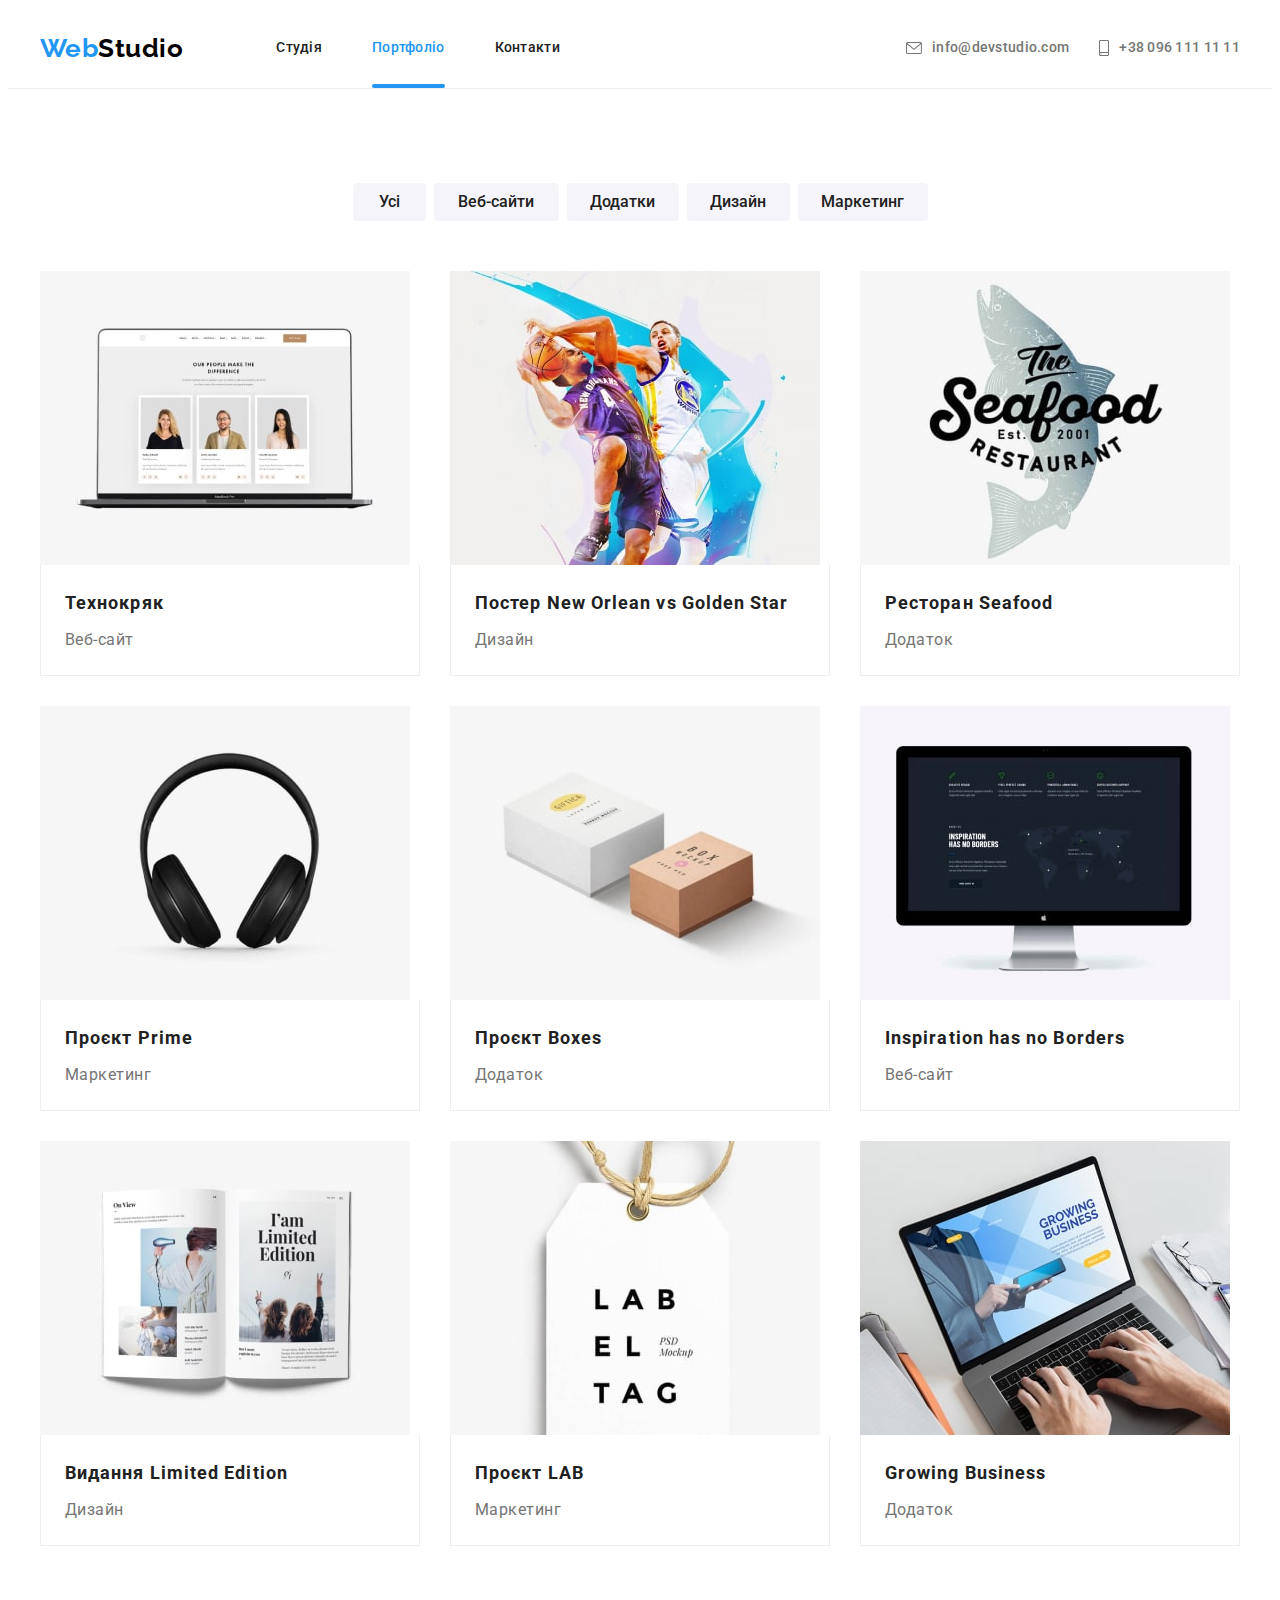
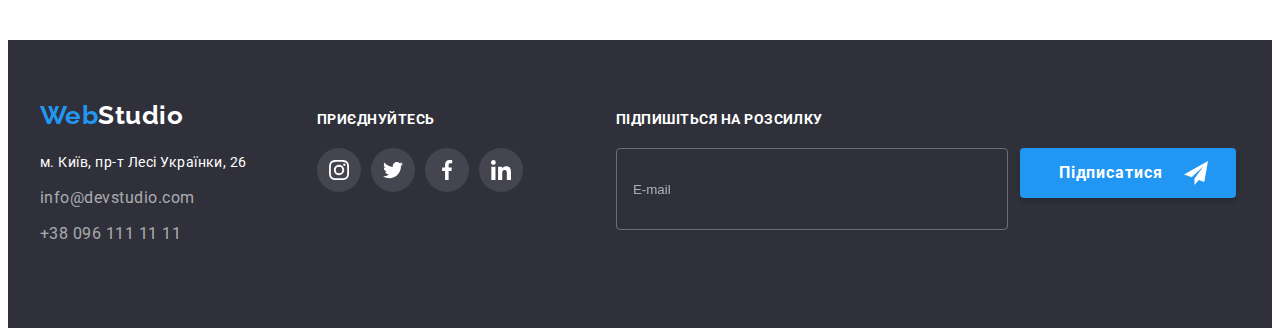
<file: portfolio.html>
<!DOCTYPE html>
<html lang="uk">
  <head>
    <meta charset="UTF-8" />
    <meta http-equiv="X-UA-Compatible" content="IE=edge" />
    <meta name="viewport" content="width=device-width, initial-scale=1.0" />
    <title>Web Studio</title>
    <!-- Modern normalize -->
    <link
      rel="stylesheet"
      href="https://cdnjs.cloudflare.com/ajax/libs/modern-normalize/1.1.0/modern-normalize.min.css"
      integrity="sha512-wpPYUAdjBVSE4KJnH1VR1HeZfpl1ub8YT/NKx4PuQ5NmX2tKuGu6U/JRp5y+Y8XG2tV+wKQpNHVUX03MfMFn9Q=="
      crossorigin="anonymous"
      referrerpolicy="no-referrer"
    />
    <!-- Fonts -->
    <link rel="preconnect" href="https://fonts.googleapis.com" />
    <link rel="preconnect" href="https://fonts.gstatic.com" crossorigin />
    <link
      href="https://fonts.googleapis.com/css2?family=Raleway:wght@700&family=Roboto:wght@400;500;700;900&display=swap"
      rel="stylesheet"
    />
    <!-- Custom styles -->
    <link rel="stylesheet" href="./css/styles.css" />
  </head>
  <body>
    <!--Шапка сторінки-->
    <!--Шапка сторінки-->
    <header class="header">
      <div class="container header-container">
        <nav class="header-nav">
          <!--Навігація сторінки-->
          <a class="logo-header" href="index.html"><span class="logo-accent">Web</span>Studio</a>

          <ul class="header-list list">
            <li class="C"><a class="header-nav-link" href="./index.html">Студія</a></li>
            <li class="header-nav-item">
              <a class="header-nav-link current" href="./portfolio.html">Портфоліо</a>
            </li>
            <li class="header-nav-item"><a class="header-nav-link" href="">Контакти</a></li>
          </ul>
        </nav>
        <!--контактна інформація-->

        <ul class="contacts-list list">
          <li class="contacts-item">
            <a class="contacts-link" href="mailto:info@devstudio.com">
              <svg class="header-icon" width="16" height="12">
                <use href="./images/icons/sprites.svg#icon-mail"></use>
              </svg>
              info@devstudio.com
            </a>
          </li>
          <li class="contacts-item">
            <a class="contacts-link" href="tel:+380961111111">
              <svg class="header-icon" width="10" height="16">
                <use href="./images/icons/sprites.svg#icon-smartphone"></use>
              </svg>
              +38 096 111 11 11
            </a>
          </li>
        </ul>
      </div>
    </header>
    <!--унікальний контент-->
    <main>
      <!--Портфоліо-->
      <section class="section portfolio">
        <div class="container">
          <h1 hidden>Портфоліо</h1>
          <!--Фільтер-->
          <ul class="filter list">
            <li class="item"><button type="button" class="btn btn-all">Усі</button></li>
            <li class="item"><button type="button" class="btn btn-web">Веб-сайти</button></li>
            <li class="item"><button type="button" class="btn btn-add">Додатки</button></li>
            <li class="item"><button type="button" class="btn btn-design">Дизайн</button></li>
            <li class="item"><button type="button" class="btn btn-market">Маркетинг</button></li>
          </ul>

          <!--gallery-->
          <h2 hidden>приклади робіт</h2>
          <ul class="card-set projects list">
            <li class="card-set-item item projects-item">
              <a class="projects-link link" href="">
              <div class="projects-thumb">
                <img src="./images/img-one-min.jpg" alt="" width="370" />
              <div class="overflow-projects">
                <p class="overlflow-text">Ресурс пропонує комплексні пропозиції з різним рівнем функціоналу та сервісів. Все це дозволить відвідувачу отримати
                вичерпні відомості про компанію чи приватну особу.</p>
              </div>
              </div>
              <div class="card-content">
                <h3 class="title">Технокряк</h3>
                <p class="text">Веб-сайт</p>
              </div>
              </a>
            </li>
            <li class="card-set-item item projects-item">
              <a class="projects-link link" href="">
              <div class="projects-thumb">
              <img src="./images/img-two-min.jpg" alt="" width="370" />
              <div class="overflow-projects">
                <p class="overlflow-text">Ресурс пропонує комплексні пропозиції з різним рівнем функціоналу та сервісів. Все це дозволить відвідувачу отримати
                вичерпні відомості про компанію чи приватну особу.</p>
              </div>
              </div>
              <div class="card-content">
                <h3 class="title">Постер New Orlean vs Golden Star</h3>
                <p class="text">Дизайн</p>
              </div>
              </a>
            </li>
            <li class="card-set-item item projects-item">
              <a class="projects-link link" href="">
              <div class="projects-thumb">
              <img src="./images/img-three-min.jpg" alt="" width="370" />
              <div class="overflow-projects">
                <p class="overlflow-text">Ресурс пропонує комплексні пропозиції з різним рівнем функціоналу та сервісів. Все це дозволить відвідувачу отримати
                вичерпні відомості про компанію чи приватну особу.</p>
              </div>
              </div>
              <div class="card-content">
                <h3 class="title">Ресторан Seafood</h3>
                <p class="text">Додаток</p>
              </div>
              </a>
            </li>
            <li class="card-set-item item projects-item">
              <a class="projects-link link" href="">
              <div class="projects-thumb">
              <img src="./images/img-four-min.jpg" alt="" width="370" />
              <div class="overflow-projects">
                <p class="overlflow-text">Ресурс пропонує комплексні пропозиції з різним рівнем функціоналу та сервісів. Все це дозволить відвідувачу отримати
                вичерпні відомості про компанію чи приватну особу.</p>
              </div>
              </div>
              <div class="card-content">
                <h3 class="title">Проєкт Prime</h3>
                <p class="text">Маркетинг</p>
              </div>
              </a>
            </li>
            <li class="card-set-item item projects-item">
              <a class="projects-link link" href="">
              <div class="projects-thumb">
              <img class="gallery" src="./images/img-five-min.jpg" alt="" width="370" />
              <div class="overflow-projects">
                <p class="overlflow-text">Ресурс пропонує комплексні пропозиції з різним рівнем функціоналу та сервісів. Все це дозволить відвідувачу отримати
                вичерпні відомості про компанію чи приватну особу.</p>
              </div>
              </div>
              <div class="card-content">
                <h3 class="title">Проєкт Boxes</h3>
                <p class="text">Додаток</p>
              </div>
              </a>
            </li>
            <li class="card-set-item item projects-item">
              <a class="projects-link link" href="">
              <div class="projects-thumb">
              <img src="./images/img-six-min.jpg" alt="" width="370" />
              <div class="overflow-projects">
                <p class="overlflow-text">Ресурс пропонує комплексні пропозиції з різним рівнем функціоналу та сервісів. Все це дозволить відвідувачу отримати
                вичерпні відомості про компанію чи приватну особу.</p>
              </div>
              </div>
              <div class="card-content">
                <h3 lang="en" class="title">Inspiration has no Borders</h3>
                <p class="text">Веб-сайт</p>
              </div>
              </a>
            </li>
            <li class="card-set-item item projects-item">
              <a class="projects-link link" href="">
              <div class="projects-thumb">
              <img src="./images/img-seven-min.jpg" alt="" width="370" />
              <div class="overflow-projects">
                <p class="overlflow-text">Ресурс пропонує комплексні пропозиції з різним рівнем функціоналу та сервісів. Все це дозволить відвідувачу отримати
                вичерпні відомості про компанію чи приватну особу.</p>
              </div>
              </div>
              <div class="card-content">
                <h3 class="title">Видання Limited Edition</h3>
                <p class="text">Дизайн</p>
              </div>
              </a>
            </li>
            <li class="card-set-item item projects-item">
              <a class="projects-link link" href="">
              <div class="projects-thumb">
              <img src="./images/img-eight-min.jpg" alt="" width="370" />
              <div class="overflow-projects">
                <p class="overlflow-text">Ресурс пропонує комплексні пропозиції з різним рівнем функціоналу та сервісів. Все це дозволить відвідувачу отримати
                вичерпні відомості про компанію чи приватну особу.</p>
              </div>
              </div>
              <div class="card-content">
                <h3 class="title">Проєкт LAB</h3>
                <p class="text">Маркетинг</p>
              </div>
              </a>
            </li>
            <li class="card-set-item item projects-item">
              <a class="projects-link link" href="">
              <div class="projects-thumb">
              <img src="./images/img-nine-min.jpg" alt="" width="370" />
              <div class="overflow-projects">
                <p class="overlflow-text">Ресурс пропонує комплексні пропозиції з різним рівнем функціоналу та сервісів. Все це дозволить відвідувачу отримати
                вичерпні відомості про компанію чи приватну особу.</p>
              </div>
              </div>
              <div class="card-content">
                <h3 lang="en" class="title">Growing Business</h3>
                <p class="text">Додаток</p>
              </div>
              </a>
            </li>
          </ul>
        </div>
      </section>
    </main>
      <!--FOOTER-->
      <footer class="footer">
        <div class="container footer-container">
          <!--адреса-->
          <div class="footer-adress">
            <a href="index.html" class="logo-footer"><span class="logo-accent">Web</span>Studio</a>
            <address class="adress">
              <a href="https://goo.gl/maps/w97nYKnTXLUqke6n6" class="city">м. Київ, пр-т Лесі Українки, 26</a>
              <a href="mailto:info@devstudio.com" class="adress-link">info@devstudio.com</a>
              <a href="tel:+380961111111" class="adress-link">+38 096 111 11 11</a>
            </address>
          </div>
          <div class="footer-links">
            <h2 class="footer-titles">приєднуйтесь</h2>
            <ul class="social-list list">
              <li class="social-item item-darck-bg">
                <a class="social-link social-link-darck-bg link" href="https://www.instagram.com/" target="_blank"
                  rel="noopener noreferrer" aria-label="instagram">
                  <svg class="social-icon icon-darck-bg" width="20" height="20">
                    <use href="./images/icons/sprites.svg#icon-instagram"></use>
                  </svg>
                </a>
              </li>
              <li class="social-item item-darck-bg">
                <a class="social-link social-link-darck-bg link" href="https://twitter.com/" target="_blank"
                  rel="noopener noreferrer" aria-label="twitter">
                  <svg class="social-icon icon-darck-bg" width="20" height="20">
                    <use href="./images/icons/sprites.svg#icon-twitter"></use>
                  </svg>
                </a>
              </li>
              <li class="social-item item-darck-bg">
                <a class="social-link social-link-darck-bg link" href="https://www.facebook.com/" target="_blank"
                  rel="noopener noreferrer" aria-label="facebook">
                  <svg class="social-icon icon-darck-bg" width="20" height="20">
                    <use href="./images/icons/sprites.svg#icon-facebook"></use>
                  </svg>
                </a>
              </li>
              <li class="social-item item-darck-bg">
                <a class="social-link social-link-darck-bg link" href="https://www.linkedin.com/" target="_blank"
                  rel="noopener noreferrer" aria-label="linkedin">
                  <svg class="social-icon icon-darck-bg" width="20" height="20">
                    <use href="./images/icons/sprites.svg#icon-linkedin"></use>
                  </svg>
                </a>
              </li>
            </ul>
          </div>
      
          <div class="footer-form-group">
      
            <b class="footer-form-text">Підпишіться на розсилку</b>
            <form class="footer-form" name="footer-form" autocomplete="off">
              <input class="footer-field" type="email" name="email_footer" placeholder="E-mail" autocomplete="email" required>
              <button class="form-btn button-main" type="submit">Підписатися
                <svg class="footer-form-icon" width="24" height="24">
                  <use href="./images/icons/sprites.svg#icon-form-send"></use>
                </svg>
              </button>
            </form>
      
          </div>
        </div>
      </footer>
  </body>
</html>
</file>
<file: css/styles.css>
/*цвет заголовков rgba(33, 33, 33, 1)*/
/*цвет текста rgba(117, 117, 117, 1)*/
/*цвет героя rgba(255, 255, 255, 1)*/
/*цвет фона героя rgba(47, 48, 58, 1)*/
/*голубой(accent) цвет rgba(33, 150, 243, 1)*/
/*цвет адресов в футере rgba(255, 255, 255, 0.6)*/
/*цвет лого studio rgba(0, 0, 0, 1)*/
/*цвет шапки rgba(255, 255, 255, 1)*/
/*цвет фона #F5F5F5 */
/*цвет фона вторичный rgba(245, 244, 250, 1)*/
:root {
  --primary-text-color: rgba(117, 117, 117, 1);
  --title-text-color: rgba(33, 33, 33, 1);
  --accent-color: rgba(33, 150, 243, 1);
  --primary-white-color: rgba(255, 255, 255, 1);
  --button-grey-color: rgba(245, 244, 250, 1);
  /* Others */
  /* --card-set-gap: 30px; */
  --indent: 30px;
  --items: 3;
  --animation-function: 250ms cubic-bezier(0.4, 0, 0.2, 1);
  
}

body {
  background-color: rgba(255, 255, 255, 1);
  color: var(--primary-text-color);

  font-family: 'Roboto', sans-serif;
  letter-spacing: 0.03em;
}
/*RESET - start*/
.list {
  list-style: none;
  padding: 0;
  margin: 0;
}
h1,
h2,
h3,
h4,
h5,
h6,
p {
  margin: 0;
}
.link {
  text-decoration: none;
  color: currentColor;
}
img {
  display: block;
  max-width: 100%;
  height: auto;
}
input:-webkit-autofill {
  -webkit-text-fill-color: ;
  transition: background-color 5000s ease-in-out 0s;
}
/* RESET - end */

/* CARD-SET */

.card-set {
  display: flex;
  flex-wrap: wrap;
  gap: var(--indent);
}
.card-set-item {
  flex-basis: calc((100% - var(--indent) * (var(--items) - 1)) / (var(--items)));
  background-color: var(--primary-white-color);
}
/* SOCIAL LINKS ICON */
.social-list {
  display: flex;
  justify-content: center;
  align-items: center;
  gap: 10px;
}
.social-link {
  display: flex;
  justify-content: center;
  align-items: center;
  width: 44px;
  height: 44px;
  border-radius: 50%;

  color: rgb(175, 177, 184);
  background-color: var(--primary-white-color);
  transition: color var(--animation-function), background-color var(--animation-function);
}
.social-icon {
  fill: currentColor;
}
.social-link:hover,
.social-link:focus {
  color: var(--primary-white-color);
  background-color: var(--accent-color);
}
.social-link-darck-bg {
  color: var(--primary-white-color);
  background-color: rgba(255, 255, 255, 0.1);
}
.social-link-darck-bg:hover,
.social-link-darck-bg:focus {
  background-color: var(--accent-color);
}
/*MORE DIFFICULT*/
/* .social-icon {
  fill: rgb(175, 177, 184);
}
.social-link:hover .social-icon,
.social-link:focus .social-icon {
  fill: var(--primary-white-color);
} */

/* --SECTIONS-- */
.section {
  padding-bottom: 94px;
  padding-top: 94px;
}
.feature {
  padding-bottom: 0;
}
/* --CONTAINER--*/
.container {
  width: 1200px;
  padding-left: 15px;
  padding-right: 15px;
  margin-left: auto;
  margin-right: auto;
}

/* --HEADER-- */

/* --LOGO HEADER-- */
.logo-header {
  margin-right: 93px;

  color: rgba(0, 0, 0, 1);

  font-family: 'Raleway', sans-serif;
  font-weight: 700;
  font-size: 26px;
  line-height: 1.19;
  text-decoration: none;
}
.logo-accent {
  color: var(--accent-color);
}

/* --HADER - NAV-- */

.header-container {
  display: flex;
  align-items: center;
}
.header-nav {
  display: flex;
  align-items: center;
  justify-content: center;
}

.header-list {
  display: flex;
  gap: 50px;
}

.header-nav-link {
  position: relative;

  display: block;
  padding-top: 32px;
  padding-bottom: 32px;

  color: var(--title-text-color);
  transition: color var(--animation-function);

  font-weight: 500;
  font-size: 14px;
  line-height: 1.14;
  letter-spacing: 0.02em;
  text-decoration: none;
}
.header-nav-link:hover,
.header-nav-link:focus {
  color: var(--accent-color);
}
.header-nav-link.current::after {
  content: '';
  position: absolute;
  bottom: 0;
  left: 0;

  display: block;
  width: 100%;
  height: 4px;
  
  background-color: var(--accent-color);
  border-radius: 2px;
}
.current {
  color: var(--accent-color);
}
.header {
  border-bottom: 1px solid #ececec;
}
/* --CONTACTS-- */
.contacts-list {
  display: flex;
  align-items: center;
  margin-left: auto;
  gap: 30px;
}

.contacts-link {
  display: flex;
  gap: 10px;
  align-items: center;

  color: var(--primary-text-color);
transition: color var(--animation-function);

  font-weight: 500;
  font-size: 14px;
  line-height: 1.14;
  letter-spacing: 0.02em;
  text-decoration: none;
}
.contacts-link:hover,
.contacts-link:focus {
  color: var(--accent-color);
}
/* CONTACTS ICON */
.header-icon {
  fill: currentColor;
}
/* --HERO-- */
.overlay-hero {
  max-width: 1600px;
  margin: auto;

  background-color: rgba(47, 48, 58, 1);
  background-image: linear-gradient(to right, rgba(47, 48, 58, 0.4), rgba(47, 48, 58, 0.4)),
    url(../images/hero-image.jpg);
  background-repeat: no-repeat;
  background-position: center;
}

.hero {
  padding-top: 200px;
  padding-bottom: 200px;

  text-align: center;
}
.hero-title {
  margin-top: 0;
  margin-bottom: 30px;
  margin-left: auto;
  margin-right: auto;
  width: 696px;

  color: var(--primary-white-color);

  font-weight: 900;
  font-size: 44px;
  line-height: 1.36;
  letter-spacing: 0.06em;
  text-transform: uppercase;
  text-align: center;
}

/* --BUTTON-- */
.button-main {
  border-radius: 4px;
  border: 0;
  padding: 10px 32px;
  margin-left: auto;
  margin-right: auto;
  min-width: 216px;
  min-height: 50px;

  color: var(--primary-white-color);
  background-color: var(--accent-color);
  box-shadow: 0px 4px 4px rgba(0, 0, 0, 0.15);
  cursor: pointer;

  font-family: 'Roboto';
  font-weight: 700;
  font-size: 16px;
  line-height: 1.88;
  text-align: center;
  letter-spacing: 0.06em;

  transition: filter var(--animation-function), background-color var(--animation-function);
}
.button-main:hover,
.button-main:focus {
  background-color: rgba(24, 140, 232);
  filter: drop-shadow(0px 4px 4px rgba(0, 0, 0, 0.25));
}

/* --SECTIONS MAIN TITLES-- */
.section-title {
  margin-top: 0;
  margin-bottom: 50px;

  color: var(--title-text-color);

  font-weight: 700;
  font-size: 36px;
  line-height: 1.16;
  text-align: center;
}

/* --FEATURE-- */
.feature-list {
  display: flex;
  gap: 30px;
}
.feature-list .item {
  min-width: 270px;
}

.feature-list .title {
  margin-top: 0;
  margin-bottom: 10px;

  color: var(--title-text-color);

  font-weight: 700;
  font-size: 14px;
  line-height: 1.14;
}

.feature-list .text {
  font-size: 14px;
  line-height: 1.71;
}
/*FEATURE ICON*/
.icon-container {
  display: flex;
  justify-content: center;
  align-items: center;
  margin-bottom: 30px;
  width: 270px;
  height: 120px;
  background-color: rgb(245, 244, 250);
  border-radius: 4px;
}

/*--WHAT WE DO--*/
.image-item {
  position: relative;
}

.overlay-img {
  position: absolute;
  bottom: 0;
  left: 0;
  width: 100%;
  padding-top: 27px;
  padding-bottom: 27px;
  background: rgba(47, 48, 58, 0.8);
}

.overlay-text {
  font-weight: 700;
  font-size: 14px;
  line-height: 1.14;
  text-align: center;
  text-transform: uppercase;
  color: var(--primary-white-color);
}

/* --OUR TEAM-- */
.our-team {
  background-color: var(--button-grey-color);
}

.team {
  --items: 4;
}

.team > .item {
  box-shadow: 0px 1px 3px rgba(0, 0, 0, 0.12), 0px 1px 1px rgba(0, 0, 0, 0.14),
    0px 2px 1px rgba(0, 0, 0, 0.2);
  border-radius: 0px 0px 4px 4px;
}
.team-description {
  text-align: center;
  padding-top: 30px;
  padding-bottom: 30px;
}

.team .text {
  font-size: 16px;
  line-height: 1.18;
  margin-bottom: 16px;
}
.team .title {
  margin-top: 0;
  margin-bottom: 10px;

  color: var(--title-text-color);

  font-weight: 500;
  font-size: 16px;
  line-height: 1.18;
}
/* --PERMANENT CLIENTS-- */
.permanent-clients-list {
  display: flex;
  --items: 6;
}
.permanent-clients-link {
  display: flex;
  color: rgba(175, 177, 184, 1);
  justify-content: center;
  align-items: center;
  width: 170px;
  height: 92px;
  border: 1px solid #afb1b8;
  border-radius: 4px;
  
transition: color var(--animation-function), border-color var(--animation-function);
  
}
/* --PERMANENT CLIENTS ICON-- */
.company-icon {
  fill: currentColor;
}
.permanent-clients-link:hover,
.permanent-clients-link:focus {
  color: var(--accent-color);
  border-color: var(--accent-color);
}
/* --FOOTER-- */
.footer {
  background-color: rgba(47, 48, 58, 1);
  padding-top: 60px;
  padding-bottom: 60px;
}
.footer-container {
  display: flex;
}
.footer-adress {
  display: flex;
  flex-direction: column;
  margin-bottom: 20px;
}
.logo-footer {
  margin-bottom: 20px;

  color: rgba(255, 255, 255, 1);

  font-family: 'Raleway', sans-serif;
  font-weight: 700;
  font-size: 26px;
  line-height: 1.19;
  text-decoration: none;
}
.adress {
  display: flex;
  flex-direction: column;
}

.city {
  margin-bottom: 9px;

  color: var(--primary-white-color);

  font-style: normal;
  font-size: 14px;
  line-height: 1.71;
  text-decoration: none;
}
.adress .adress-link {
  margin-bottom: 9px;

  color: rgba(255, 255, 255, 0.6);

  line-height: 1.71;
  text-decoration: none;
  font-style: normal;
}
.adress .adress-link:last-child {
  margin-bottom: 0;
}
.footer-links {
  display: flex;
  flex-direction: column;
  margin-top: 12px;
  margin-bottom: 40px;
  margin-left: 70px;
}
.footer-titles {
  margin-bottom: 20px;
  color: var(--primary-white-color);

  text-transform: uppercase;
  font-size: 14px;
  line-height: 1.14;
}
/* --FORM-FOOTER-- */
.footer-form-group {
  display: flex;
  flex-direction: column;
  margin-top: 12px;
  margin-left: 93px;
}
.footer-form {
  display: flex;
  gap: 12px;
  
}
.footer-field {
  width: 358px;
  height: 50px;
  padding: 15px 16px;

  outline: unset;
  background-color: transparent;
  color: white;
  border: 1px solid rgba(255, 255, 255, 0.3);
    filter: drop-shadow(0px 4px 4px rgba(0, 0, 0, 0.15));
    border-radius: 4px;

    transition: border-color var(--animation-function);
}
.footer-field:focus {
  border-color: var(--accent-color);
}

.footer-field::placeholder {
  color: rgba(255, 255, 255, 0.6);
  font-size: 16;
}

.form-btn {
  position: relative;
  display: block;
  padding: 10px 62px 10px 28px;
  width: 200px;
  height: 50px;
}
.footer-form-text {
  margin-bottom: 20px;
  color: var(--primary-white-color);
  
    text-transform: uppercase;
    font-size: 14px;
    line-height: 1.14;
}
.footer-form-icon {
  position: absolute;
  top: 13px;
  right: 28px;
}
.footer-fill-color {
  -webkit-text-fill-color: rgba(255, 255, 255, 0.6);
}

/* <<<PAGE PORTFOLIO>>> */

/* --BUTTON - PORTFOLIO-- */
.filter {
  display: flex;
  justify-content: center;
  align-content: center;
}
.filter .item:nth-child(-n + 4) {
  margin-right: 8px;
}
.btn {
  display: inline-block;
  border-radius: 4px;
  border: 0;
  padding: 6px 22px;
  margin-bottom: 50px;
  

  color: var(--title-text-color);
  background-color: var(--button-grey-color);
  cursor: pointer;
    transition: color var(--animation-function), background-color var(--animation-function), filter var(--animation-function);

  min-height: 38px;
  font-family: 'Roboto';
  font-weight: 500;
  font-size: 16px;
  line-height: 1.62;
  text-align: center;
}

.btn:hover,
.btn:focus {
  color: var(--primary-white-color);
  background-color: var(--accent-color);
  filter: drop-shadow(0px 4px 4px rgba(0, 0, 0, 0.25));
}
.btn-all {
  min-width: 73px;
  padding: 6px 25px;
}
.btn-web {
  min-width: 125px;
}
.btn-add {
  min-width: 112px;
}
.btn-design {
  min-width: 103px;
}
.btn-market {
  min-width: 130px;
}
/* --GALLERY-- */

/* --TITLE AND TEXT-- */
.projects-item {
  transition: box-shadow var(--animation-function);
}
.projects-item:hover {
  box-shadow: 0px 1px 1px rgba(0, 0, 0, 0.12), 0px 4px 4px rgba(0, 0, 0, 0.06), 1px 4px 6px rgba(0, 0, 0, 0.16);
}
.card-content {
  padding: 20px 24px;
  max-width: 370px;
  border: 1px solid #eeeeee;
  border-top: none;
}
.projects .title {
  margin-bottom: 4px;

  color: var(--title-text-color);

  font-weight: 700;
  font-size: 18px;
  line-height: 2;
  letter-spacing: 0.06em;
}

.projects .text {
  font-size: 16px;
  line-height: 1.88;
}

.projects-thumb {
  position: relative;
  overflow: hidden; 
}
.overflow-projects{
  position: absolute;
  top: 0;
  left: 0;

  transform: translateY(100%);
  transition: transform var(--animation-function);

  width: 100%;
  height: 100%;
  background-color: rgba(33, 150, 243, 0.9);
}

.projects-link:hover .overflow-projects,
.projects-link:focus .overflow-projects {
  transform: translateY(0);

}
.overlflow-text {
    
    padding: 63px 24px;
    font-size: 18px;
    line-height: 1.56;
  
    color: var(--primary-white-color);
}
/* --MODAL-WINDOW-- */
.backdrop {
  position: fixed;
  top: 0;
  left: 0;

  width: 100%;
  height: 100%;
  background-color: rgba(0, 0, 0, 0.2);

  opacity: 1;
  transition: opacity var(--animation-function), visibility var(--animation-function);
}
.backdrop.is-hidden {
  opacity: 0;
  visibility: hidden;
  pointer-events: none;
}
.backdrop.is-hidden .modal {
  transform: translate(-50%, -50%);
}
.modal {
  position: absolute;
  top: 50%;
  left: 50%;


  width: 528px;
  min-height: 581px;
  padding: 40px;
  

  background-color: white;
  box-shadow: 0px 1px 3px rgba(0, 0, 0, 0.12), 0px 1px 1px rgba(0, 0, 0, 0.14), 0px 2px 1px rgba(0, 0, 0, 0.2);
  border-radius: 4px;

  transform: translate(-50%, -50%);
  transition: transorm var(--animation-function);
}

.modal-btn {
  position: absolute;
  top: 8px;
  right: 8px;
  width: 30px;
  height: 30px;

  display: inline-flex;
  align-items: center;
  justify-content: center;
  padding: 0;

  border: 1px solid rgba(0, 0, 0, 0.1);
  border-radius: 50%;
  background-color: transparent;
  cursor: pointer;
}
.modal-btn:hover {
  fill: var(--accent-color);
}
/* modal-form */
.modal-form-main-text {
  display: block;
  margin-bottom: 12px;
  text-align: center;

  color: var(--title-text-color);
  font-weight: 700;
  font-size: 20px;
  line-height: calc(23 / 20);
}
.modal-form-field {
padding-left: 42px;
padding-right: 42px;

  width: 100%;
  height: 40px;
  
  outline: unset;
  border: 1px solid rgba(33, 33, 33, 0.2);
  border-radius: 4px;

  transition: border-color var(--animation-function);
}
.modal-form-field:focus {
  border-color: var(--accent-color);
    
}
.modal-form-icon {
  position: absolute;
  top: 50%;
  left: 15px; 

  transition: fill var(--animation-function);
}
.modal-form-field:focus + .modal-form-icon {
  fill: var(--accent-color);
}
.modal-form-label {
  display: block;
  margin-bottom: 5px;

    font-size: 12px;
    line-height: 1.16;
    letter-spacing: 0.01em;
}
.modal-form-group {
  margin-bottom: 20px;
}
.modal-form-wrapper {
  position: relative;
  margin-bottom: 10px;
}

.modal-message {
  display: block;
  width: 100%;
  height: 120px;

  resize: none;
  outline: unset;

  border: 1px solid rgba(33, 33, 33, 0.2);
    border-radius: 4px;
    padding: 12px 16px;

    transition: border-color var(--animation-function);

    color: rgba(117, 117, 117, 0.5);
    font-size: 12px;
    line-height: 1.16;
     letter-spacing: 0.01em;
}
.modal-message:focus {
border-color: var(--accent-color);
}

.modal-agreement {
  display: flex;
  align-items: center;
  justify-content: center;
  gap: 9px;

  margin-bottom: 30px;
}
.modal-agreement-link {
  color: var(--accent-color);
  text-underline-offset: 2px;
}
.modal-agreement-label {
  font-size: 14px;
    line-height: 1.71;
    user-select: none;
}
.modal-form-checkbox {
  appearance: none;

  outline: 2px solid transparent;
  outline-offset: -2px;
  width: 16px;
  height: 15px;
  border-radius: 2px;
  border: 2px solid rgba(33, 33, 33, 1);

  background-position: center;
  background-repeat: no-repeat;
  box-sizing: 0;

  transition: background-size var(--animation-function),
  background-color var(--animation-function), 
  outline-color var(--animation-function);
}

.modal-form-checkbox:checked {
 outline-color: var(--accent-color);
 background-color: var(--accent-color);
 background-image: url(../images/icons/checked.svg);
 background-size: 11px 8px;
}
.modal-form-checkbox:focus {
outline-color: var(--accent-color);
}

.modal-form-btn {
  display: block;
  margin: 0 auto;
  padding: 10px 52px;

      color: var(--primary-white-color);
      border: 0;
      background-color: var(--accent-color);
      box-shadow: 0px 4px 4px rgba(0, 0, 0, 0.15);
      border-radius: 4px;

      font-weight: 700;
        font-size: 16px;
        line-height: 1.88;
        align-items: center;
        text-align: center;
        letter-spacing: 0.06em;

        transition: background-color var(--animation-function);
}

.modal-form-btn:hover,
 .modal-form-btn:focus {
  background-color: #188CE8;
}
</file>
